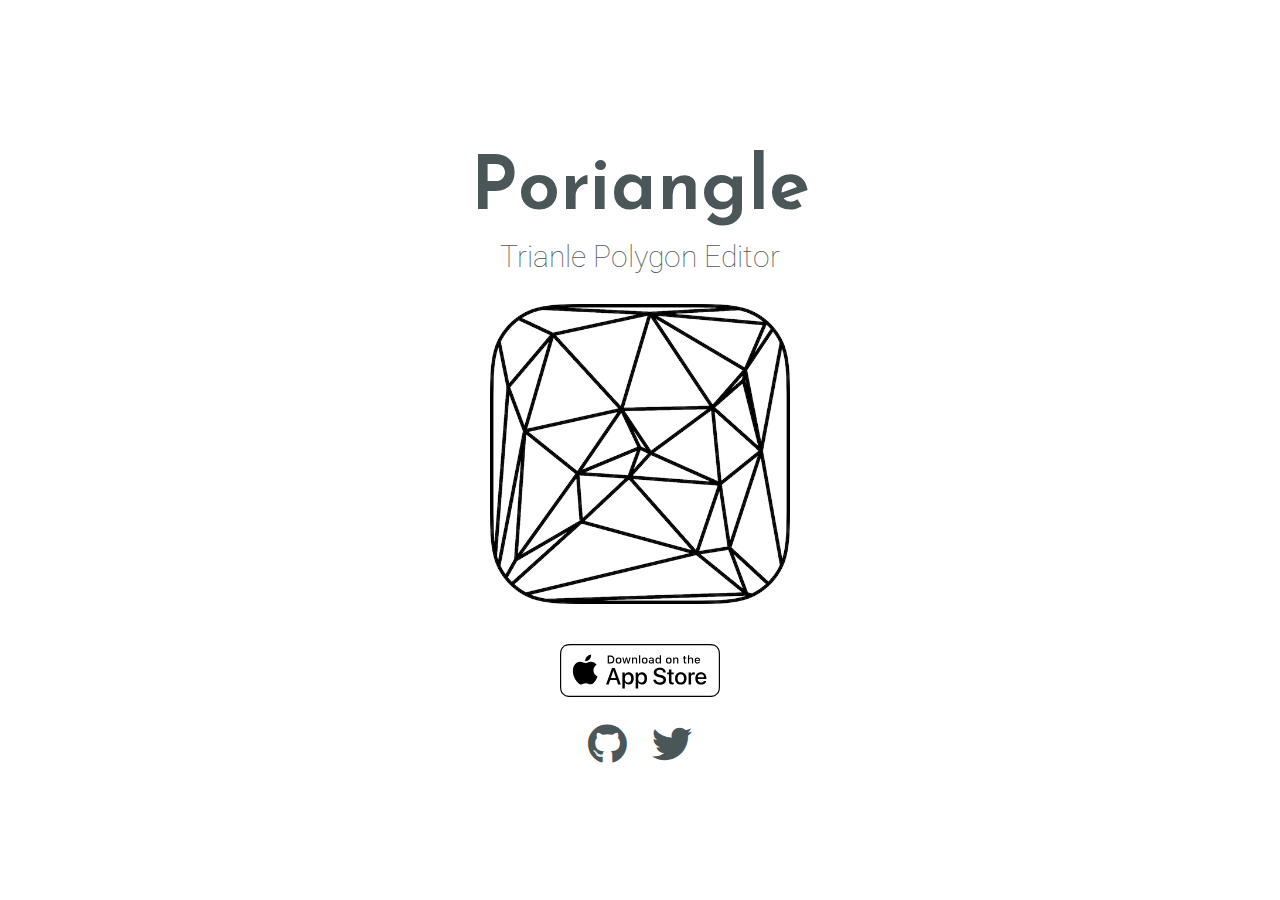
<file: index.html>
<!DOCTYPE html>
<html>
<head>
	<meta charset="utf-8">
	<meta http-equiv="X-UA-Compatible" content="IE=edge">
	<meta name="viewport" content="width=device-width, initial-scale=1.0">

	<title>Poriangle</title>

	<link rel="icon" href="favicon.ico" type="image/png" />

	<link href="https://fonts.googleapis.com/css?family=Reem+Kufi|Roboto:300" rel="stylesheet">
	<link href="https://use.fontawesome.com/releases/v5.13.1/css/all.css" rel="stylesheet">
	<link rel="stylesheet" href="css/reset.css">
	<link rel="stylesheet" href="css/styles.css">
	<link rel="stylesheet" href="css/themes/white-grey.css">
</head>
<body>
	<main>
		<div class="intro">Poriangle</div>
		<div class="tagline">Trianle Polygon Editor</div>
                <div class="screenshot">
                    <img src="./icon.png">
                </div>
                <div class="store">
                  <a href="https://apps.apple.com/us/app/poriangle-polygon-triangle/id6758614238">
                    <img src="./Download_on_the_App_Store_Badge_US-UK_RGB_wht_092917.svg">
                  </a>
                </div>
		<!-- Find your icons from here - https://fontawesome.com/icons?d=gallery&s=brands -->
		<div class="icons-social">
			<a target="_blank" href="https://github.com/tnantoka">
        <i class="fab fa-github" aria-hidden="true" title="Github"></i>
        <span class="sr-only">Github</span>
      </a>
      <a target="_blank" href="https://twitter.com/tnantoka">
        <i class="fab fa-twitter" aria-hidden="true" title="Twitter"></i>
        <span class="sr-only">Twitter</span>
      </a>
    </div>
	</main>
</body>
</html>
</file>
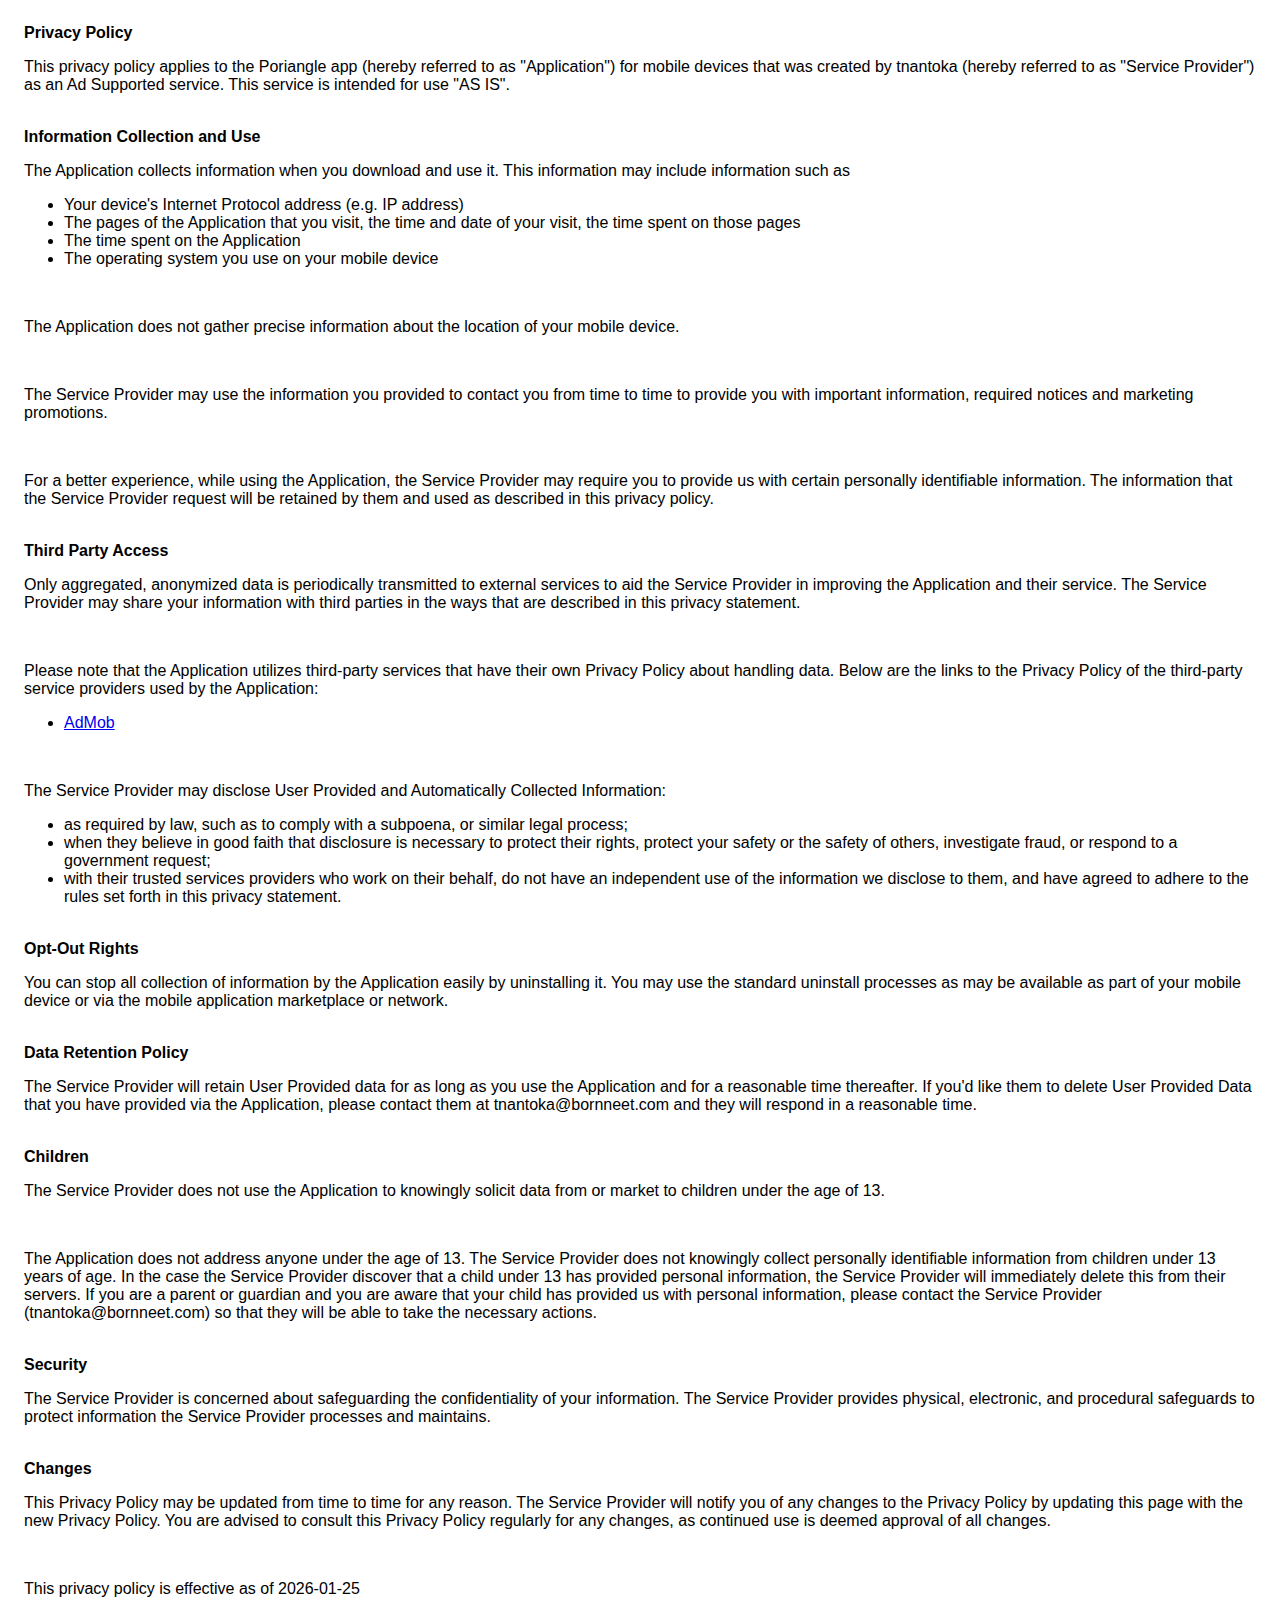
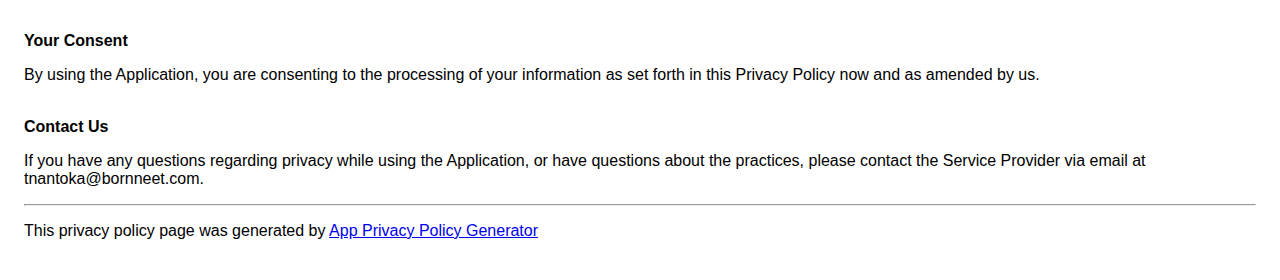
<file: privacy_policy/index.html>
<!DOCTYPE html>
    <html>
    <head>
      <meta charset='utf-8'>
      <meta name='viewport' content='width=device-width'>
      <title>Privacy Policy</title>
      <style> body { font-family: 'Helvetica Neue', Helvetica, Arial, sans-serif; padding:1em; } </style>
    </head>
    <body>
    <strong>Privacy Policy</strong><p>This privacy policy applies to the Poriangle app (hereby referred to as "Application") for mobile devices that was created by tnantoka (hereby referred to as "Service Provider") as an Ad Supported service. This service is intended for use "AS IS".</p><br><strong>Information Collection and Use</strong><p>The Application collects information when you download and use it. This information may include information such as </p><ul><li>Your device's Internet Protocol address (e.g. IP address)</li><li>The pages of the Application that you visit, the time and date of your visit, the time spent on those pages</li><li>The time spent on the Application</li><li>The operating system you use on your mobile device</li></ul><p></p><br><p>The Application does not gather precise information about the location of your mobile device.</p><div style="display: none;"><p>The Application collects your device's location, which helps the Service Provider determine your approximate geographical location and make use of in below ways:</p><ul><li>Geolocation Services: The Service Provider utilizes location data to provide features such as personalized content, relevant recommendations, and location-based services.</li><li>Analytics and Improvements: Aggregated and anonymized location data helps the Service Provider to analyze user behavior, identify trends, and improve the overall performance and functionality of the Application.</li><li>Third-Party Services: Periodically, the Service Provider may transmit anonymized location data to external services. These services assist them in enhancing the Application and optimizing their offerings.</li></ul></div><br><p>The Service Provider may use the information you provided to contact you from time to time to provide you with important information, required notices and marketing promotions.</p><br><p>For a better experience, while using the Application, the Service Provider may require you to provide us with certain personally identifiable information. The information that the Service Provider request will be retained by them and used as described in this privacy policy.</p><br><strong>Third Party Access</strong><p>Only aggregated, anonymized data is periodically transmitted to external services to aid the Service Provider in improving the Application and their service. The Service Provider may share your information with third parties in the ways that are described in this privacy statement.</p><div><br><p>Please note that the Application utilizes third-party services that have their own Privacy Policy about handling data. Below are the links to the Privacy Policy of the third-party service providers used by the Application:</p><ul><li><a href="https://support.google.com/admob/answer/6128543?hl=en" target="_blank" rel="noopener noreferrer">AdMob</a></li></ul></div><br><p>The Service Provider may disclose User Provided and Automatically Collected Information:</p><ul><li>as required by law, such as to comply with a subpoena, or similar legal process;</li><li>when they believe in good faith that disclosure is necessary to protect their rights, protect your safety or the safety of others, investigate fraud, or respond to a government request;</li><li>with their trusted services providers who work on their behalf, do not have an independent use of the information we disclose to them, and have agreed to adhere to the rules set forth in this privacy statement.</li></ul><p></p><br><!----><strong>Opt-Out Rights</strong><p>You can stop all collection of information by the Application easily by uninstalling it. You may use the standard uninstall processes as may be available as part of your mobile device or via the mobile application marketplace or network.</p><br><strong>Data Retention Policy</strong><p>The Service Provider will retain User Provided data for as long as you use the Application and for a reasonable time thereafter. If you'd like them to delete User Provided Data that you have provided via the Application, please contact them at tnantoka@bornneet.com and they will respond in a reasonable time.</p><br><strong>Children</strong><p>The Service Provider does not use the Application to knowingly solicit data from or market to children under the age of 13.</p><div><br><p>The Application does not address anyone under the age of 13. The Service Provider does not knowingly collect personally identifiable information from children under 13 years of age. In the case the Service Provider discover that a child under 13 has provided personal information, the Service Provider will immediately delete this from their servers. If you are a parent or guardian and you are aware that your child has provided us with personal information, please contact the Service Provider (tnantoka@bornneet.com) so that they will be able to take the necessary actions.</p></div><!----><br><strong>Security</strong><p>The Service Provider is concerned about safeguarding the confidentiality of your information. The Service Provider provides physical, electronic, and procedural safeguards to protect information the Service Provider processes and maintains.</p><br><strong>Changes</strong><p>This Privacy Policy may be updated from time to time for any reason. The Service Provider will notify you of any changes to the Privacy Policy by updating this page with the new Privacy Policy. You are advised to consult this Privacy Policy regularly for any changes, as continued use is deemed approval of all changes.</p><br><p>This privacy policy is effective as of 2026-01-25</p><br><strong>Your Consent</strong><p>By using the Application, you are consenting to the processing of your information as set forth in this Privacy Policy now and as amended by us.</p><br><strong>Contact Us</strong><p>If you have any questions regarding privacy while using the Application, or have questions about the practices, please contact the Service Provider via email at tnantoka@bornneet.com.</p><hr><p>This privacy policy page was generated by <a href="https://app-privacy-policy-generator.nisrulz.com/" target="_blank" rel="noopener noreferrer">App Privacy Policy Generator</a></p>
    </body>
    </html>
</file>
<file: css/styles.css>
/* Typography */

html {
	font-family: 'Roboto', sans-serif;
}

@media (min-width: 576px) {
	html {
		font-size: 14px;
	}
}

@media (min-width: 768px) {
	html {
		font-size: 16px;
	}
}

@media (min-width: 992px) {
	html {
		font-size: 18px;
	}
}

@media (min-width: 1200px) {
	html {
		font-size: 20px;
	}
}

.icons-social i {
	font-size: 2em;
}

/* Custom Styles */

main {
	display: flex;
	flex-direction: column;
	min-height: 100vh;
	justify-content: center;
	padding: 0 30px;
	text-align: center;
}

main > .intro {
	font-family: 'Reem Kufi', sans-serif;
	font-size: 3.75em;
	font-weight: 600;
}

main > .tagline {
	font-size: 1.5rem;
	margin-bottom: 1.5rem;
	font-weight: 100;
}

.icons-social i {
	padding: 10px;
}

.icons-social a {
  text-decoration: none;
}

.devto {
	margin-bottom: -0.20rem;
}

.devto svg {
	margin-bottom: -0.20rem;
	margin-left: 0.675rem;;
	width: 2.65rem;
	height: 2.65rem;
}

.store {
  margin-bottom: 0.6rem;
}

.store img {
  width: 160px;
}

.screenshot {
  width: 300px;
  height: 300px;
  overflow: hidden;
  margin: 0 auto 2rem;
}

.screenshot img {
  width: 100%;
  height: 100%;
  object-fit: cover;
  object-position: center;
}
</file>
<file: css/themes/white-grey.css>
/* Theme */

main {
	color: #4B5658;
}

.icons-social a {
	color: #4B5658;
}

.icons-social a svg path{
	fill: #4B5658;
}
</file>
